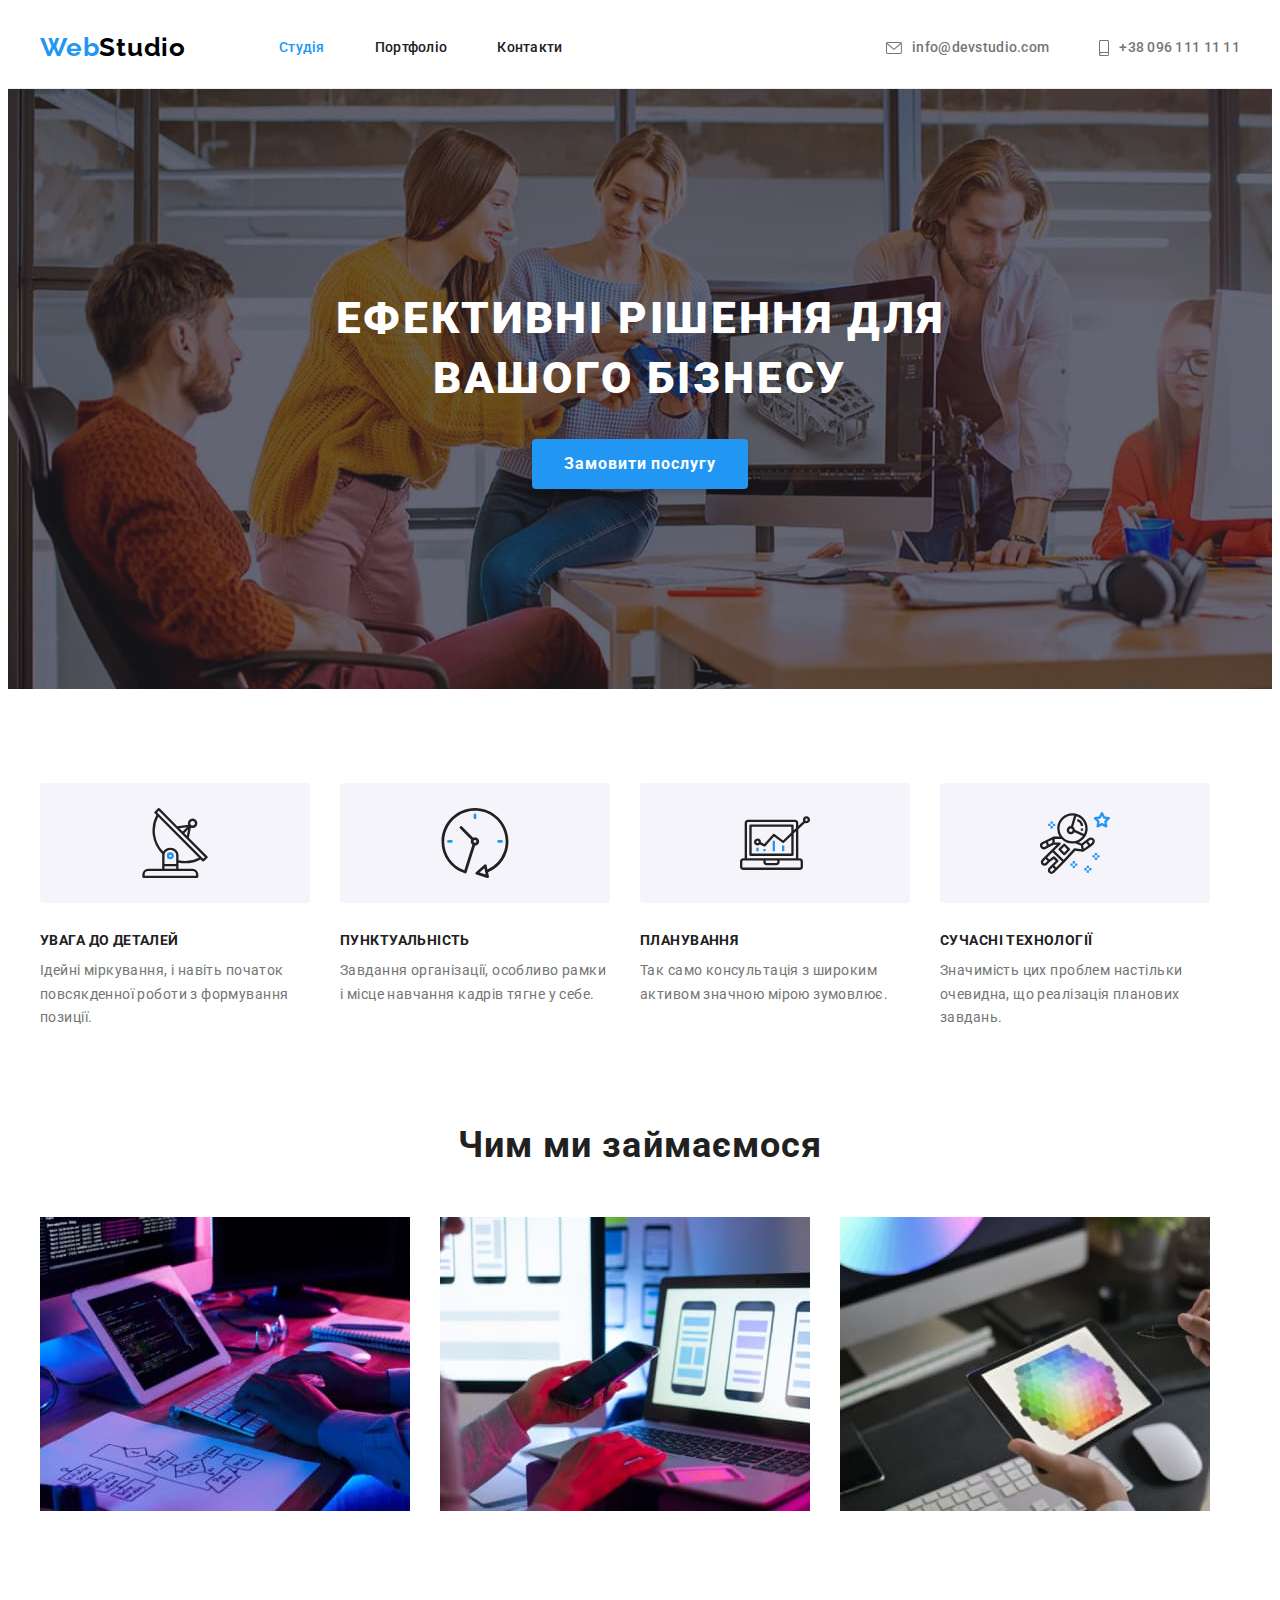
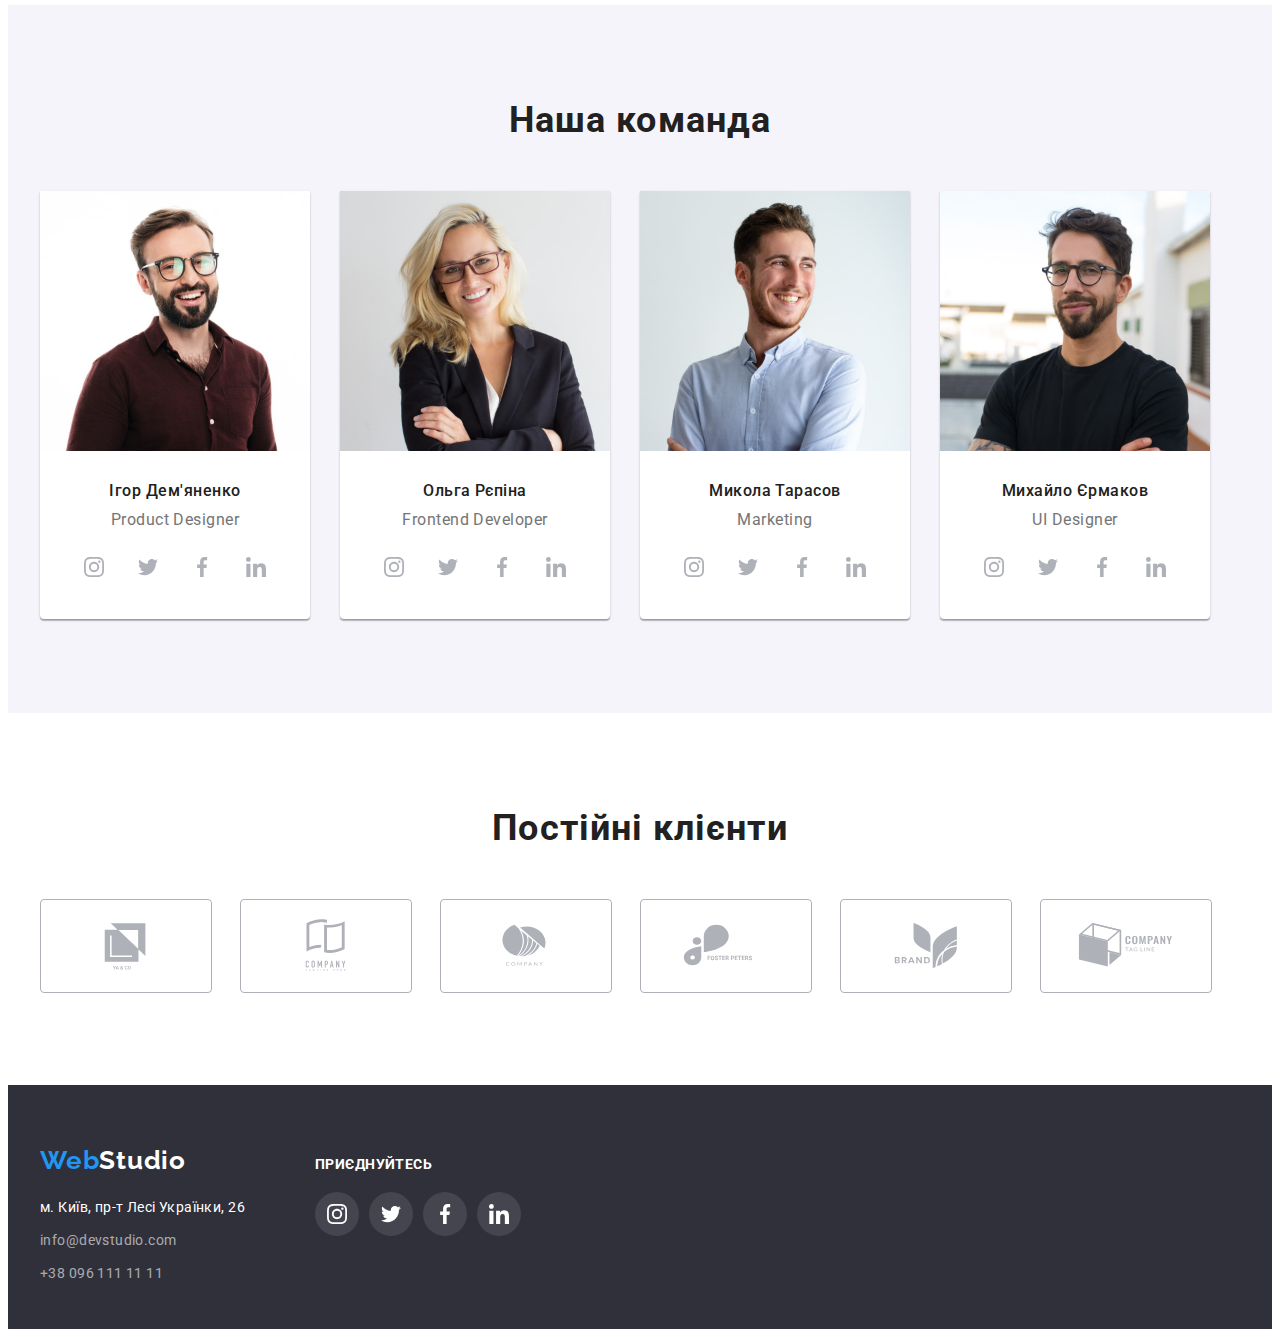
<file: index.html>
<!DOCTYPE html>
<html lang="uk">
	<head>
		<meta charset="UTF-8">
		<meta name="viewport" content="width=device-width, initial-scale=1.0">		
		<link rel="preconnect" href="https://fonts.googleapis.com">
		<link rel="preconnect" href="https://fonts.gstatic.com" crossorigin>
		<link href="https://fonts.googleapis.com/css2?family=Raleway:wght@700&family=Roboto:wght@400;500;700;900&display=swap"
			rel="stylesheet">
		<link
			rel="stylesheet"
			href="https://cdnjs.cloudflare.com/ajax/libs/modern-normalize/1.1.0/modern-normalize.min.css"
			integrity="sha512-wpPYUAdjBVSE4KJnH1VR1HeZfpl1ub8YT/NKx4PuQ5NmX2tKuGu6U/JRp5y+Y8XG2tV+wKQpNHVUX03MfMFn9Q=="
			crossorigin="anonymous"
			referrerpolicy="no-referrer"
		/>
		<link rel="stylesheet" href="./css/styles.css">
			<title>Студія</title>
	</head>
	<body>
		<!--Шапка-->
		<header class="header">
			<div class="container header-container">
				<a href="./index.html" class="header-logo"><span class="logo-color">Web</span>Studio</a>
				<nav>
					<ul class="header-nav list">
						<li class="item">
							<a href="./index.html" class="header-nav-link link current">Студія</a>
						</li>
						<li class="item">
							<a href="./portfolio.html" class="header-nav-link link">Портфоліо</a>
						</li>
						<li class="item">
							<a href="" class="header-nav-link link">Контакти</a>
						</li>
					</ul>
				</nav>
				<ul class="list header-contact-list">
					<li class="item">
						<a href="" class="header-contact link">
							<svg class="mail-icon" width="16" height="12">
								<use href="./images/icons.svg#icon-envelope"></use>
							</svg>
							info@devstudio.com
						</a>
					</li>
					<li class="item">
						<a href="" class="header-contact link">
							<svg class="mail-icon" width="10" height="16">
								<use href="./images/icons.svg#icon-smartphone"></use>
							</svg>
							+38 096 111 11 11
						</a>
					</li>
				</ul>
			</div>
		</header>
		<!--Головний розділ-->
		<main>
			<section class="hero-container">
				<h1 class="hero-title">Ефективні рішення для вашого бізнесу</h1>
				<button type="button" class="hero-button">Замовити послугу</button>
			</section>

			<section class="benefits">
				<div class="container">
					<h2 class="stealth-title">Наші переваги</h2>
					<ul class="list benefits-list">
						<li class="benefit-item">
							<div class="benefit-icon">
								<svg width="70" height="70">
									<use href="./images/icons.svg#icon-antenna"></use>
								</svg>
							</div>
							<h3 class="benefits-title">УВАГА ДО ДЕТАЛЕЙ</h3>
							<p class="benefits-text">Ідейні міркування, і навіть початок повсякденної роботи з формування позиції.</p>
						</li>
						<li class="benefit-item">
							<div class="benefit-icon">
								<svg width="70" height="70">
									<use href="./images/icons.svg#icon-clock"></use>
								</svg>
							</div>
							<h3 class="benefits-title">ПУНКТУАЛЬНІСТЬ</h3>
							<p class="benefits-text">Завдання організації, особливо рамки і місце навчання кадрів тягне у себе.</p>
						</li>
						<li class="benefit-item">
							<div class="benefit-icon">
								<svg width="70" height="70">
									<use href="./images/icons.svg#icon-diagram"></use>
								</svg>
							</div>
							<h3 class="benefits-title">ПЛАНУВАННЯ</h3>
							<p class="benefits-text">Так само консультація з широким активом значною мірою зумовлює.</p>
						</li>
						<li class="benefit-item">
							<div class="benefit-icon">
								<svg width="70" height="70">
									<use href="./images/icons.svg#icon-astronaut"></use>
								</svg>
							</div>
							<h3 class="benefits-title">СУЧАСНІ ТЕХНОЛОГІЇ</h3>
							<p class="benefits-text">Значимість цих проблем настільки очевидна, що реалізація планових завдань.</p>
						</li>
					</ul>
				</div>				
			</section>
			<!--Напрямки нашої роботи-->
			<section class="industry">
				<div class="container">
					<h2 class="title-center">Чим ми займаємося</h2>
				<ul class="list industry-list">
					<li class="industry-item">
						<a href="" class="industry-activity"><img src="./images/img1.jpg" alt="Розробка декстопних додатків" width="370" height="294"></a>
					</li>
					<li class="industry-item">
						<a href="" class="industry-activity"><img src="./images/img2.jpg" alt="Розробка мобільних додатків" width="370" height="294"></a>
					</li>
					<li class="industry-item">
						<a href="" ><img src="./images/img3.jpg" alt="Дизайн" width="370" height="294" class="industry-activity"></a>
					</li>
				</ul>
				</div>
			</section>
			<!-- Команда -->
			<section class="team">
				<div class="container">
					<h2 class="title-center">Наша команда</h2>
				<ul class="list team-list">
					<li class="team-person">
						<img src="./images/ihor-dem.jpg" alt="Фото Ігоря Дем'яненко" width="270" height="260">
						<div class="member-t">
							<h3 class="member-team">Ігор Дем'яненко</h3>
							<p lang="en" class="speciality-member-team">Product Designer</p>
							<ul class="team-soc-list">
								<li class="team-soc-item">
									<a href="" class="team-soc-link link">
										<svg class="team-soc-icon" width="20px" height="20px">
											<use href="./images/icons.svg#icon-instagram"></use>
										</svg>
									</a>									
								</li>
								<li class="team-soc-item">
									<a href="" class="team-soc-link">
										<svg class="team-soc-icon" width="20px" height="20px">
											<use href="./images/icons.svg#icon-twitter"></use>
										</svg>
									</a>
								</li>
								<li class="team-soc-item">
									<a href="" class="team-soc-link">
										<svg class="team-soc-icon" width="20px" height="20px">
											<use href="./images/icons.svg#icon-facebook"></use>
										</svg>
									</a>
								</li>
								<li class="team-soc-item">
									<a href="" class="team-soc-link">
										<svg class="team-soc-icon" width="20px" height="20px">
											<use href="./images/icons.svg#icon-linkedin"></use>
										</svg>
									</a>
								</li>
							</ul>
						</div>						
					</li>
					<li class="team-person">
						<img src="./images/olga-repina.jpg" alt="Фото Ольги Рєпіної" width="270" height="260">
						<div class="member-t">
							<h3 class="member-team">Ольга Рєпіна</h3>
							<p lang="en" class="speciality-member-team">Frontend Developer</p>
							<ul class="team-soc-list">
								<li class="team-soc-item">
									<a href="" class="team-soc-link link">
										<svg class="team-soc-icon" width="20px" height="20px">
											<use href="./images/icons.svg#icon-instagram"></use>
										</svg>
									</a>									
								</li>
								<li class="team-soc-item">
									<a href="" class="team-soc-link">
										<svg class="team-soc-icon" width="20px" height="20px">
											<use href="./images/icons.svg#icon-twitter"></use>
										</svg>
									</a>
								</li>
								<li class="team-soc-item">
									<a href="" class="team-soc-link">
										<svg class="team-soc-icon" width="20px" height="20px">
											<use href="./images/icons.svg#icon-facebook"></use>
										</svg>
									</a>
								</li>
								<li class="team-soc-item">
									<a href="" class="team-soc-link">
										<svg class="team-soc-icon" width="20px" height="20px">
											<use href="./images/icons.svg#icon-linkedin"></use>
										</svg>
									</a>
								</li>
							</ul>
						</div>
					</li>
					<li class="team-person">
						<img src="./images/mukola-tarasov.jpg" alt="Фото Миколи Тарасова" width="270" height="260">
						<div class="member-t">
							<h3 class="member-team">Микола Тарасов</h3>
							<p lang="en" class="speciality-member-team">Marketing</p>
							<ul class="team-soc-list">
								<li class="team-soc-item">
									<a href="" class="team-soc-link link">
										<svg class="team-soc-icon" width="20px" height="20px">
											<use href="./images/icons.svg#icon-instagram"></use>
										</svg>
									</a>									
								</li>
								<li class="team-soc-item">
									<a href="" class="team-soc-link">
										<svg class="team-soc-icon" width="20px" height="20px">
											<use href="./images/icons.svg#icon-twitter"></use>
										</svg>
									</a>
								</li>
								<li class="team-soc-item">
									<a href="" class="team-soc-link">
										<svg class="team-soc-icon" width="20px" height="20px">
											<use href="./images/icons.svg#icon-facebook"></use>
										</svg>
									</a>
								</li>
								<li class="team-soc-item">
									<a href="" class="team-soc-link">
										<svg class="team-soc-icon" width="20px" height="20px">
											<use href="./images/icons.svg#icon-linkedin"></use>
										</svg>
									</a>
								</li>
							</ul>
						</div>						
					</li>
					<li class="team-person">
						<img src="./images/muhailo-ermakov.jpg" alt="Фото Михайла Єрмакова" width="270" height="260">
						<div class="member-t">
							<h3 class="member-team">Михайло Єрмаков</h3>
							<p lang="en" class="speciality-member-team">UI Designer</p>
							<ul class="team-soc-list">
								<li class="team-soc-item">
									<a href="" class="team-soc-link link">
										<svg class="team-soc-icon" width="20px" height="20px">
											<use href="./images/icons.svg#icon-instagram"></use>
										</svg>
									</a>									
								</li>
								<li class="team-soc-item">
									<a href="" class="team-soc-link">
										<svg class="team-soc-icon" width="20px" height="20px">
											<use href="./images/icons.svg#icon-twitter"></use>
										</svg>
									</a>
								</li>
								<li class="team-soc-item">
									<a href="" class="team-soc-link">
										<svg class="team-soc-icon" width="20px" height="20px">
											<use href="./images/icons.svg#icon-facebook"></use>
										</svg>
									</a>
								</li>
								<li class="team-soc-item">
									<a href="" class="team-soc-link">
										<svg class="team-soc-icon" width="20px" height="20px">
											<use href="./images/icons.svg#icon-linkedin"></use>
										</svg>
									</a>
								</li>
							</ul>
						</div>
					</li>
				</ul>
				</div>
			</section>
			<!-- Наші постійні клієнти -->
			<section class="container">
				<div class="client">
					<h2 class="client-title title-center">Постійні клієнти</h2>
					<ul class="client-list">
						<li class="client-item">
							<a href="" class="client-link">
							<svg class="client-icon" width="106px" height="60px">
								<use href="./images/icons.svg#icon-logo-1" class="client-logo"></use>
							</svg>
							</a>
						</li>
						<li class="client-item">
							<a href="" class="client-link">
							<svg class="client-icon" width="106px" height="60px">
								<use href="./images/icons.svg#icon-logo-2" class="client-logo"></use>
							</svg>
							</a>
						</li>
						<li class="client-item">
							<a href="" class="client-link">
							<svg class="client-icon" width="106px" height="60px">
								<use href="./images/icons.svg#icon-logo-3" class="client-logo"></use>
							</svg>
							</a>
						</li>
						<li class="client-item">
							<a href="" class="client-link">
							<svg class="client-icon" width="106px" height="60px">
								<use href="./images/icons.svg#icon-logo-4" class="client-logo"></use>
							</svg>
							</a>
						</li>
						<li class="client-item">
							<a href="" class="client-link">
							<svg class="client-icon" width="106px" height="60px">
								<use href="./images/icons.svg#icon-logo-5" class="client-logo"></use>
							</svg>
							</a>
						</li>
						<li class="client-item">
							<a href="" class="client-link">
							<svg class="client-icon" width="106px" height="60px">
								<use href="./images/icons.svg#icon-logo-6" class="client-logo"></use>
							</svg>
							</a>
						</li>
					</ul>
				</div>
			</section>
		</main>
		<!--Підвал-->
		<footer class="footer">
			<div class="container footer-container">
				<div>
					<a href="./index.html" class="footer-logo"><span class="logo-color">Web</span>Studio</a>
					<address>
						<ul class="list list-footer-contact">
							<li class="footer-contact-item"><a href="" class="footer-contact link">м. Київ, пр-т Лесі Українки, 26</a>
							</li>
							<li class="footer-contact-item"><a href="mailto:info@devstudio.com"
									class="footer-contact footer-communication link">info@devstudio.com</a></li>
							<li class="footer-contact-item"><a href="tel:+380961111111"
									class="footer-contact footer-communication link">+38 096 111 11 11</a></li>
						</ul>
					</address>
				</div>
				<div class="footer-soc">
					<h3 class="footer-soc-title">приєднуйтесь</h3>
					<ul class="footer-soc-list">
						<li class="footer-soc-item">
							<a href="" class="footer-soc-link">
								<svg class="footer-soc-icon">
									<use href="./images/icons.svg#icon-instagram" width="20px" height="20px"></use>
								</svg>
							</a>
						</li>
						<li class="footer-soc-item">
							<a href="" class="footer-soc-link">
								<svg class="footer-soc-icon">
									<use href="./images/icons.svg#icon-twitter" width="20px" height="20px"></use>
								</svg>
							</a>
						</li>
						<li class="footer-soc-item">
							<a href="" class="footer-soc-link">
								<svg class="footer-soc-icon">
									<use href="./images/icons.svg#icon-facebook" width="20px" height="20px"></use>
								</svg>
							</a>
						</li>
						<li class="footer-soc-item">
							<a href="" class="footer-soc-link">
								<svg class="footer-soc-icon">
									<use href="./images/icons.svg#icon-linkedin" width="20px" height="20px"></use>
								</svg>
							</a>
						</li>
					</ul>
				</div>
			</div>
		</footer>
	</body>
</html>
</file>
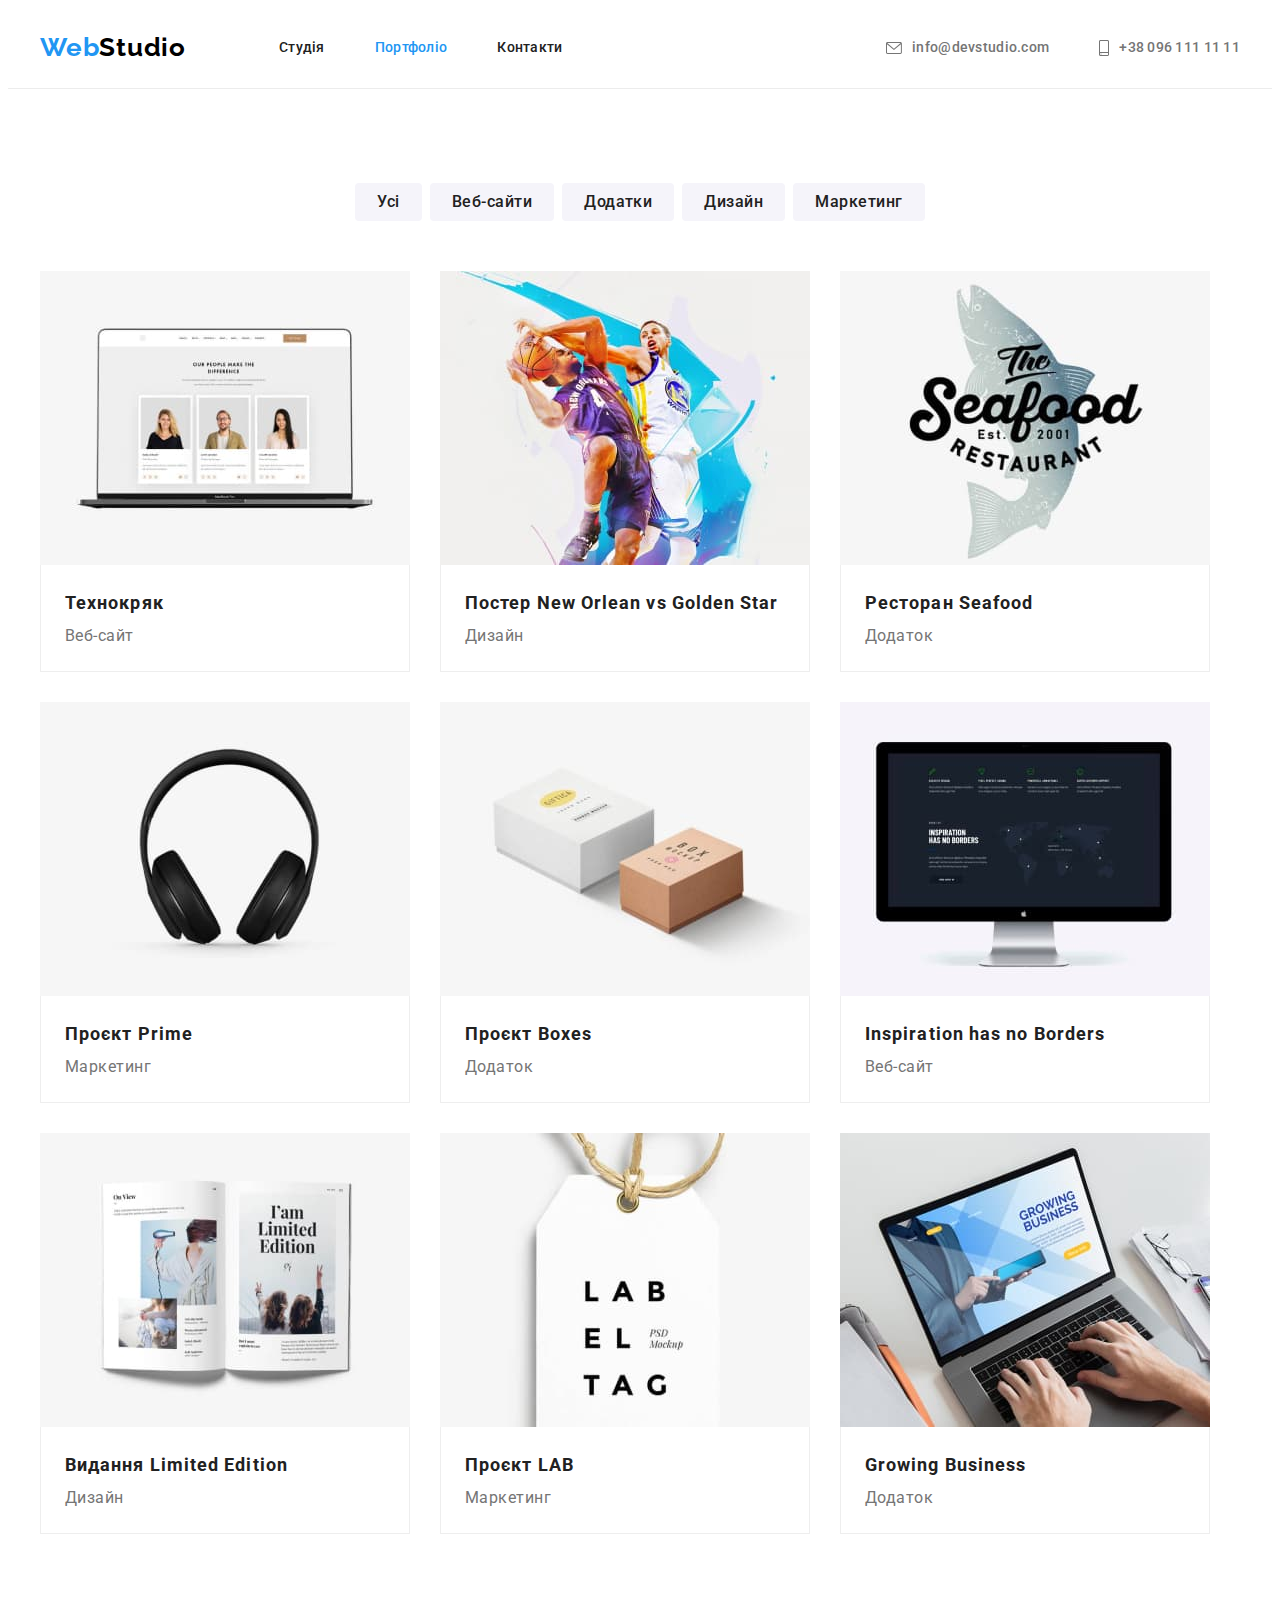
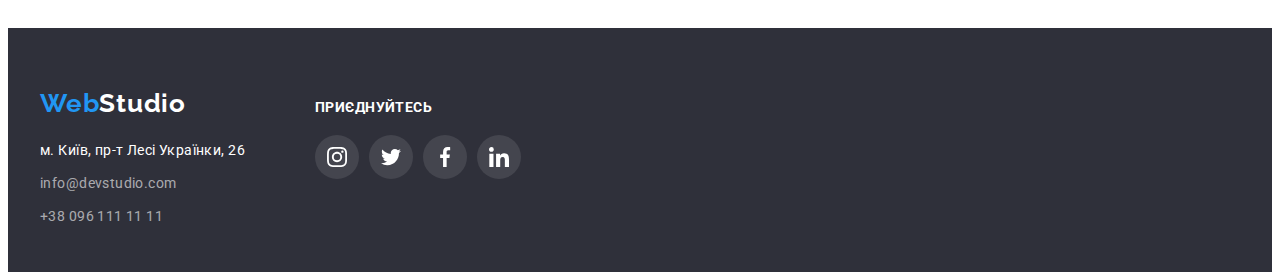
<file: portfolio.html>
<!DOCTYPE html>
<html lang="uk">
	<head>
		<meta charset="UTF-8">
		<meta name="viewport" content="width=device-width, initial-scale=1.0">		
		<link rel="preconnect" href="https://fonts.googleapis.com">
		<link rel="preconnect" href="https://fonts.gstatic.com" crossorigin>
		<link href="https://fonts.googleapis.com/css2?family=Raleway:wght@700&family=Roboto:wght@400;500;700;900&display=swap"
			rel="stylesheet">
		<link
			rel="stylesheet"
			href="https://cdnjs.cloudflare.com/ajax/libs/modern-normalize/1.1.0/modern-normalize.min.css"
			integrity="sha512-wpPYUAdjBVSE4KJnH1VR1HeZfpl1ub8YT/NKx4PuQ5NmX2tKuGu6U/JRp5y+Y8XG2tV+wKQpNHVUX03MfMFn9Q=="
			crossorigin="anonymous"
			referrerpolicy="no-referrer"
		/>
		<link rel="stylesheet" href="./css/styles.css">
			<title>Портфоліо</title>
	</head>
	<body>
		<!--Шапка-->
		<header class="header">
			<div class="container header-container">
				<a href="./index.html" class="header-logo"><span class="logo-color">Web</span>Studio</a>
			<nav>
				<ul class="header-nav list">
					<li class="item">
                        <a href="./index.html" class="header-nav-link link">Студія</a>
                    </li>
					<li class="item">
                        <a href="./portfolio.html" class="header-nav-link link current">Портфоліо</a>
                    </li>
					<li class="item">
                        <a href="" class="header-nav-link link">Контакти</a>
                    </li>
				</ul>
			</nav>
			<ul class="list header-contact-list">
				<li class="item">
                    <a href="" class="header-contact link">
                        <svg class="mail-icon" width="16" height="12">
                            <use href="./images/icons.svg#icon-envelope"></use>
                        </svg> 
                    info@devstudio.com
                    </a>
                </li>
				<li class="item">
                    <a href="" class="header-contact link">
                        <svg class="mail-icon" width="10" height="16">
                            <use href="./images/icons.svg#icon-smartphone"></use>
                        </svg> 
                        +38 096 111 11 11
                    </a>
                </li>
			</ul>
			</div>
		</header>
        <!--Головний розділ-->
        <main>
            <section class="portfolio container">
                <h1 class="stealth-title">Наші проєкти</h1>
                <!--Фільтр проєктів-->
                <ul class="filter-projects list">
                    <li class="filter-item"><button type="button" class="filter-button-projects filter-all">Усі</button></li>
                    <li class="filter-item"><button type="button" class="filter-button-projects filter-web">Веб-сайти</button></li>
                    <li class="filter-item"><button type="button" class="filter-button-projects filter-apps">Додатки</button></li>
                    <li class="filter-item"><button type="button" class="filter-button-projects filter-design">Дизайн</button></li>
                    <li class="filter-item"><button type="button" class="filter-button-projects filter-marketing">Маркетинг</button></li>
                </ul>
                <!--Перелік проєктів-->
                <ul class="project-list list">
                    <li class="project-item">
                        <a href="">
                            <img src="./images/tehnokryak.jpg" alt="фото веб-сайту технокряк" width="370" height="294">
                            <div class="project-text">
                                <h2 class="project-title">Технокряк</h2>
                                <p class="category-project">Веб-сайт</p>
                            </div>
                        </a>
                    </li>               
                    <li class="project-item">
                        <a href="">
                            <img src="./images/poster.jpg" alt="фото дизайна постера" width="370" height="294">
                            <div class="project-text">
                                <h2 class="project-title">Постер New Orlean vs Golden Star</h2>
                                <p class="category-project">Дизайн</p>
                            </div>                            
                        </a>
                    </li>
                    <li class="project-item">
                        <a href="">
                            <img src="./images/restaurant.jpg" alt="фото додатку ресторану сіфуд" width="370" height="294">
                            <div class="project-text">
                                <h2 class="project-title">Ресторан Seafood</h2>
                                <p class="category-project">Додаток</p>
                            </div>                            
                        </a>
                    </li>
                    <li class="project-item">
                        <a href="">
                            <img src="./images/prime.jpg" alt="фото проекту прайм" width="370" height="294">
                            <div class="project-text">
                                <h2 class="project-title">Проєкт Prime</h2>
                                <p class="category-project">Маркетинг</p>
                            </div>                            
                        </a>
                    </li>
                    <li class="project-item">
                        <a href="">
                            <img src="./images/boxes.jpg" alt="фото додатку боксес" width="370" height="294">
                            <div class="project-text">
                                <h2 class="project-title">Проєкт Boxes</h2>
                                <p class="category-project">Додаток</p>
                            </div>                            
                        </a>
                    </li>
                    <li class="project-item">
                        <a href="">
                            <img src="./images/inspiration.jpg" alt="фото веб-сайту інспіретіон" width="370" height="294">
                            <div class="project-text">
                                <h2 class="project-title">Inspiration has no Borders</h2>
                                <p class="category-project">Веб-сайт</p>
                            </div>                            
                        </a>
                    </li>

                    <li class="project-item">
                        <a href="">
                            <img src="./images/limited-edition.jpg" alt="фото проекту дизайну видання" width="370" height="294">
                            <div class="project-text">
                                <h2 class="project-title">Видання Limited Edition</h2>
                                <p class="category-project">Дизайн</p>
                            </div>                            
                        </a>
                    </li>
                    <li class="project-item">
                        <a href="">
                            <img src="./images/lab.jpg" alt="фото проекту лаб" width="370" height="294">
                            <div class="project-text">
                                <h2 class="project-title">Проєкт LAB</h2>
                                <p class="category-project">Маркетинг</p>
                            </div>                            
                        </a>
                    </li>
                    <li class="project-item">
                        <a href="">
                            <img src="./images/growing-bussines.jpg" alt="фото додатку гровін бізнес" width="370" height="294">
                            <div class="project-text">
                                <h2 class="project-title">Growing Business</h2>
                                <p class="category-project">Додаток</p>
                            </div>                            
                        </a>
                    </li>
                </ul>
            </section>        
        </main>
        <!--Підвал-->
        <footer class="footer">
            <div class="container footer-container">
                <div>
                    <a href="./index.html" class="footer-logo"><span class="logo-color">Web</span>Studio</a>
                    <address>
                        <ul class="list list-footer-contact">
                            <li class="footer-contact-item"><a href="" class="footer-contact link">м. Київ, пр-т Лесі Українки,
                                    26</a>
                            </li>
                            <li class="footer-contact-item"><a href="mailto:info@devstudio.com"
                                    class="footer-contact footer-communication link">info@devstudio.com</a></li>
                            <li class="footer-contact-item"><a href="tel:+380961111111"
                                    class="footer-contact footer-communication link">+38 096 111 11 11</a></li>
                        </ul>
                    </address>
                </div>
                <div class="footer-soc">
                    <h3 class="footer-soc-title">приєднуйтесь</h3>
                    <ul class="footer-soc-list">
                        <li class="footer-soc-item">
                            <a href="" class="footer-soc-link">
                                <svg class="footer-soc-icon">
                                    <use href="./images/icons.svg#icon-instagram" width="20px" height="20px"></use>
                                </svg>
                            </a>
                        </li>
                        <li class="footer-soc-item">
                            <a href="" class="footer-soc-link">
                                <svg class="footer-soc-icon">
                                    <use href="./images/icons.svg#icon-twitter" width="20px" height="20px"></use>
                                </svg>
                            </a>
                        </li>
                        <li class="footer-soc-item">
                            <a href="" class="footer-soc-link">
                                <svg class="footer-soc-icon">
                                    <use href="./images/icons.svg#icon-facebook" width="20px" height="20px"></use>
                                </svg>
                            </a>
                        </li>
                        <li class="footer-soc-item">
                            <a href="" class="footer-soc-link">
                                <svg class="footer-soc-icon">
                                    <use href="./images/icons.svg#icon-linkedin" width="20px" height="20px"></use>
                                </svg>
                            </a>
                        </li>
                    </ul>
                </div>
            </div>
        </footer>
    </body>
</html>
</file>
<file: css/styles.css>
:root {
    --text-color-secondary: #757575;
    --color-hover: #2196F3;
}

body {
    font-family: 'Roboto', sans-serif;
    color: #212121; 
}

h1,
h2,
h3,
h4,
h5,
h6,
p {
    margin: 0;
}

ul {
    list-style: none;
    margin: 0;
    padding: 0;
}

img {
    display: block;
}

.stealth-title {
    position: absolute;
    width: 1px;
    height: 1px;
    margin: -1px;
    padding: 0;
    overflow: hidden;
    border: 0;
    clip: rect(0 0 0 0);
}

.item .current {
    color: var(--color-hover);
}

/* ---------------- Хедер---------------- */

.header {
    background: #ffffff;
    border-bottom: 1px solid #ECECEC;
}

.container {
    width: 1200px;
    padding-left: 15px;
    padding-right: 15px;
    margin: 0 auto;
}

.header-container {
    display: flex;
    align-items: center;
    border-bottom: 1px #ECECEC;
}

.header-logo {
    font-family: 'Raleway', sans-serif;
    font-weight: 700;
    font-size: 26px;
    line-height: 1.19;
    letter-spacing: 0.03em;    
    color: #000000;
    text-decoration: none;
    padding-top: 24px;
    padding-right: 20px;
    padding-bottom: 25px;
    margin-right: 73px;
}

.logo-color {
    color: #2196F3;
}

.header-nav {
    display: flex;    
}

.header-nav .item:not(:last-child),
.header-contact-list .item:not(:last-child) {
    margin-right: 50px;
}

.header-nav-link {
    display:inline-block;
    font-weight: 500;
    font-size: 14px;
    line-height: 1.14;
    letter-spacing: 0.02em;
    color: #212121;
    padding-top: 32px;
    padding-bottom: 32px;
}


.list {
    list-style: none;
}

.header-contact {
    font-weight: 500;
    font-size: 14px;
    line-height: 1.14;
    letter-spacing: 0.02em;
    color: #757575;
    display: flex;
    align-items: center;
}

.header-contact-list {
    display: flex;
    margin-left: auto;
    padding-top: 32px;
    padding-bottom: 32px;    
}

.mail-icon {
    margin-right: 10px;
    fill: currentColor;
    
}

.link {
    text-decoration: none;
}

a:hover,
a:focus {
    color: var(--color-hover);
}


/* --------------Герой----------------- */

.hero-container {
    max-width: 1600px;
    max-height: 600px;   
    margin: 0 auto;
    text-align: center;
    padding-top: 200px;
    padding-bottom: 200px;
    background-image: linear-gradient(
            rgba(47, 48, 58, 0.4),
            rgba(47, 48, 58, 0.4)
            ),
        url(../images/hero-img.jpg);        
    }


.hero-title {
    max-width: 696px;
    margin-left: auto;
    margin-right: auto;
    margin-bottom: 30px;

    font-weight: 900;
    font-size: 44px;
    line-height: 1.36;
    letter-spacing: 0.06em;
    text-transform: uppercase;    
    color: #FFFFFF;
    margin-bottom: 30px;
}

.hero-button {
    font-family: inherit;
    font-weight: 700;
    font-size: 16px;
    line-height: 1.88;
    align-items: center;
    letter-spacing: 0.06em;
    color: #FFFFFF;
    background: #2196F3;
    width: 216px;
    height: 50px;
    box-shadow: 0px 4px 4px rgba(0, 0, 0, 0.15);
    border-radius: 4px;
    border: none;
    cursor: pointer;
}

.hero-button:hover,
.hero-button:focus {
    background: #188CE8;
}

h2 {
    font-weight: 700;
    font-size: 36px;
    line-height: 1.17;
    letter-spacing: 0.03em;
}

.title-center {
    text-align: center;
}

.benefits {
    background: #FFFFFF;
    padding-top: 94px;
}

.benefits-list {
    display: flex;
}

.benefit-item {
    width: 270px;
}

.benefit-icon {
    width: 270px;
    height: 120px;
    margin-bottom: 30px;
    background-color: #F5F4FA;
    display: flex;
    align-items: center;
    justify-content: center;
    border-radius: 4px;
}

.benefits-list .benefit-item:not(:last-child) {
    margin-right: 30px;
}

.benefits-title {
    font-weight: 700;
    font-size: 14px;
    line-height: 1.14;
    letter-spacing: 0.03em;
    text-transform: uppercase;
    margin-bottom: 10px;
}

.benefits-text {   
    font-size: 14px;
    line-height: 1.71;
    letter-spacing: 0.03em;
    color: var(--text-color-secondary);
}

.industry {
    background: #FFFFFF;
    padding-top: 94px;
    padding-bottom: 94px;
}
.industry-list {
    display: flex;
    margin-top: 50px;
}

.industry-list .industry-item:not(:last-child) {
    margin-right: 30px;
}

/*-------------------- Наша команда -------------------*/

.team {
    background: #F5F4FA;
    padding-top: 94px;
    padding-bottom: 94px;
}

.team-list {
    display: flex;
    margin-top: 50px;    
}

.team-list .team-person:not(:last-child) {
    margin-right: 30px;
}

.team-person {
    background: #FFFFFF;
    box-shadow: 0px 1px 3px rgba(0, 0, 0, 0.12), 0px 1px 1px rgba(0, 0, 0, 0.14), 0px 2px 1px rgba(0, 0, 0, 0.2);
border-radius: 0px 0px 4px 4px;
}

.member-team {
    font-weight: 500;
    font-size: 16px;
    line-height: 1.19;
    text-align: center;
    letter-spacing: 0.03em;    
}

.speciality-member-team {
    font-size: 16px;
    line-height: 1.19;
    text-align: center;
    letter-spacing: 0.03em;
    color: var(--text-color-secondary);
    margin-top: 10px;
    margin-bottom: 16px;
}

.member-t {
    padding-top: 30px;
    padding-bottom: 30px;
}


.team-soc-list {
    display: flex;
    justify-content: center;
    gap: 10px;

}

.team-soc-item {    
    width: 44px;
    height: 44px;    
}

.team-soc-link {
    width: 100%;
    height: 100%;
    border-radius: 50%;    
    display: flex;
    align-items: center;
    justify-content: center;
}

.team-soc-icon {
    fill: #AFB1B8;
}

.team-soc-link:hover,
.team-soc-link:focus {
    background-color: var(--color-hover);
}

.team-soc-link:hover .team-soc-icon,
.team-soc-link:focus .team-soc-icon {
    fill: #ffffff;
}

.client {
    padding-top: 94px;
    padding-bottom: 94px;
}

.client-title {
    margin-bottom: 50px;
}

.client-list {
    display: flex;
    gap: 30px;
}

.client-item {
    width: 170px;
    height: 92px;    
}

.client-link {
    width: 100%;
    height: 100%;
    display: flex;
    align-items: center;
    justify-content: center;
    fill:  #AFB1B8;
    border: 1px solid #AFB1B8;
    border-radius: 4px;
}

.client-link:hover,
.client-link:focus {
    border: 1px solid var(--color-hover);
    color: var(--color-hover);
}

.client-link:hover .client-icon,
.client-link:focus .client-icon {
    fill: var(--color-hover);
}


/*-------------------------- Футер-------------------------- */

.footer-container {    
    display: flex;
    align-items: baseline;
}

.footer {
    background: #2F303A;
    padding-top: 60px;
    padding-bottom: 43px;
    display: flex;
}

.footer-logo {
    font-family: 'Raleway', sans-serif;
    font-weight: 700;
    font-size: 26px;
    line-height: 1.19;
    letter-spacing: 0.03em;
    color: #FFFFFF;
    text-decoration: none;
    display: inline-block;
}

.list-footer-contact {
    margin-top: 20px;
}

.footer-contact {
    font-style: normal;
    font-size: 14px;
    line-height: 1.71;
    letter-spacing: 0.03em;
    color: #FFFFFF;
    margin-right: 70px;
}

.list-footer-contact .footer-contact-item:not(:last-child) {
    margin-bottom: 9px;
}

.footer-communication {
    color: rgba(255, 255, 255, 0.6);
}

.footer-soc {    
}

.footer-soc-title {
    font-weight: 700;
    font-size: 14px;
    line-height: 16px;
    letter-spacing: 0.03em;
    text-transform: uppercase;
    color: #ffffff;
    margin-bottom: 20px;
}

.footer-soc-list {
    display: flex;
    gap: 10px;
}

.footer-soc-item {
    width: 44px;
    height: 44px;    
}

.footer-soc-link {
    display: block;
    width: 100%;
    height: 100%;
    display: flex;
    align-items: center;
    justify-content: center;
    border-radius: 50%;
    background-color: rgba(255, 255, 255, 0.1);
}

.footer-soc-icon {
    width: 20px;
    height: 20px;
    fill: #FFFFFF;
}

.footer-soc-link:hover,
.footer-soc-link:focus {
    background-color: var(--color-hover);
}

/*--------------------- Стиль Портфоліо ----------------------*/

.portfolio {
    background: #FFFFFF;
    padding-top: 94px;
    padding-bottom: 94px;
}

/* Фільтр проєктів */

.filter-button-projects {
    font-family: inherit;
    font-weight: 500;
    font-size: 16px;
    line-height: 1.62;
    text-align: center;
    letter-spacing: 0.03em;
    color: inherit;
    background: #F5F4FA;
    border: none;
    padding: 6px 22px;
    border-radius: 4px;
    cursor: pointer;    
}

.filter-button-projects:hover,
.filter-button-projects:focus {
    background: #2196F3;
    color: #FFFFFF;
    border: none;
    box-shadow: 0px 3px 1px rgba(0, 0, 0, 0.1), 
    0px 1px 2px rgba(0, 0, 0, 0.08), 
    0px 2px 2px rgba(0, 0, 0, 0.12);
}

.filter-projects {
    display: flex;    
    margin-bottom: 50px;
    justify-content: center;
}

.filter-projects .filter-item:not(:last-child) {
    margin-right: 8px;
}


/* Проєкти */

.project-list {
    display: flex;
    flex-wrap: wrap;
}

.project-list a {
    text-decoration: none;    
}

.project-item {   
    margin-right: 30px;
    margin-bottom: 30px;   
}

.project-item:nth-child(3n) {
    margin-right: 0;
}

.project-item:nth-last-child(-n + 3) {
    margin-bottom: 0;
}

.project-item:hover,
.project-item:focus {
    box-shadow: 0px 1px 1px rgba(0, 0, 0, 0.12), 0px 4px 4px rgba(0, 0, 0, 0.06), 1px 4px 6px rgba(0, 0, 0, 0.16);
}

.project-text {
    padding: 20px 24px;
    border-right: 1px solid #EEEEEE;
    border-bottom: 1px solid #EEEEEE;
    border-left: 1px solid #EEEEEE;
}

.project-title {    
    font-size: 18px;
    line-height: 2;
    letter-spacing: 0.06em;
    color: #212121;
}

.category-project {
    font-size: 16px;
    line-height: 1.88;
    letter-spacing: 0.03em;
    color: var(--text-color-secondary);
}
</file>
